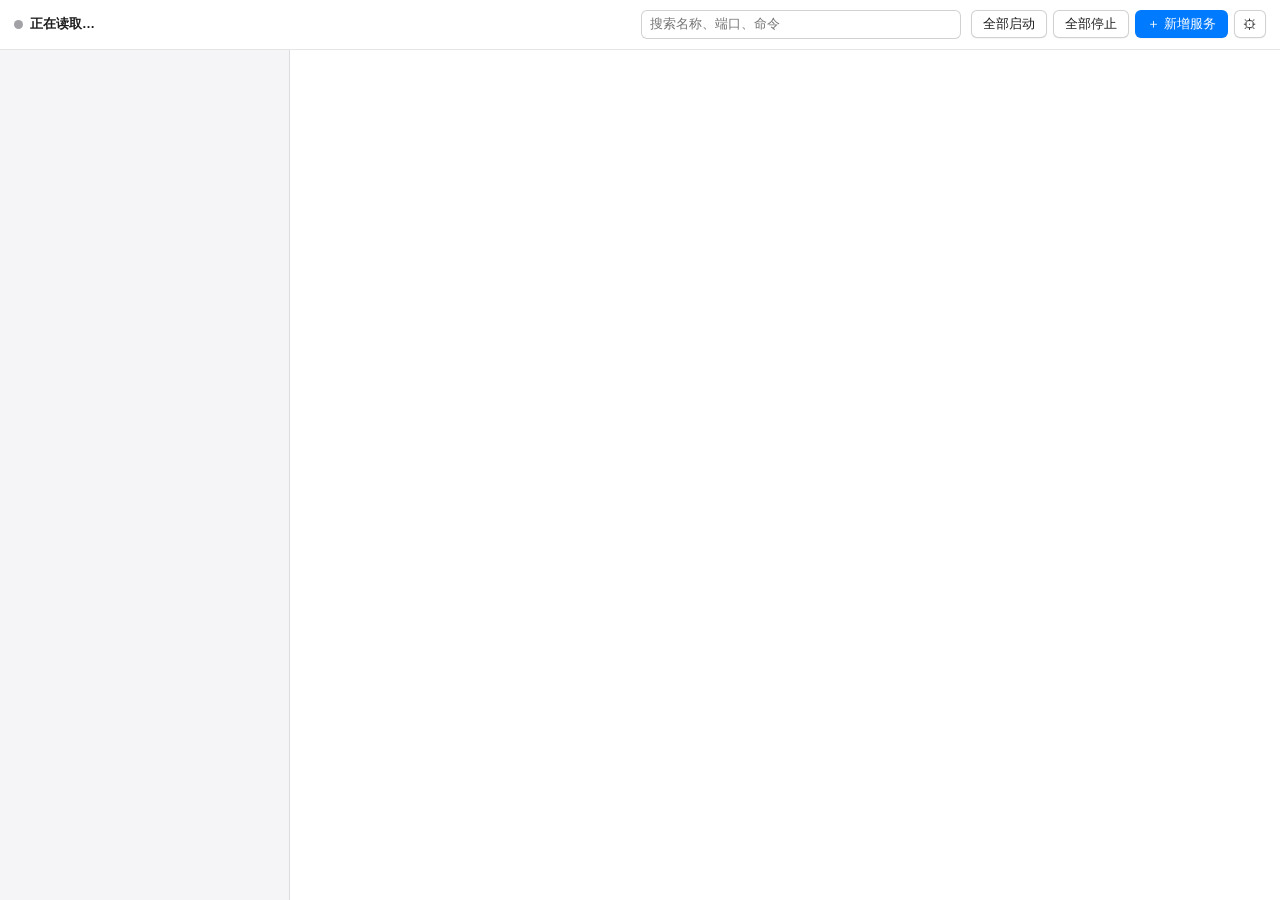
<file: src/servicedeck/app/web/index.html>
<!doctype html>
<html lang="zh-CN">
<head>
<meta charset="utf-8">
<title>ServiceDeck</title>
<link rel="stylesheet" href="app.css">
</head>
<body>
  <header class="topbar">
    <div class="summary" id="summary" title="整体状态">
      <span class="dot" id="summary-dot"></span>
      <span id="summary-text">正在读取…</span>
    </div>
    <input id="search" type="search" placeholder="搜索名称、端口、命令" autocomplete="off" spellcheck="false">
    <div class="top-actions">
      <button id="btn-start-all" title="启动所有跟随「全部启动」的服务">全部启动</button>
      <button id="btn-stop-all" title="停止全部服务和服务管理器">全部停止</button>
      <button id="btn-add" class="primary" title="新增服务（⌘N）">＋ 新增服务</button>
      <button id="btn-settings" class="icon" title="设置">⚙︎</button>
    </div>
  </header>
  <div id="banner" class="banner" hidden></div>
  <main>
    <aside id="list" aria-label="服务列表"></aside>
    <section id="detail" aria-live="polite"></section>
  </main>
  <div id="modal-root"></div>
  <div id="toast" role="status"></div>
  <script src="app.js"></script>
</body>
</html>
</file>
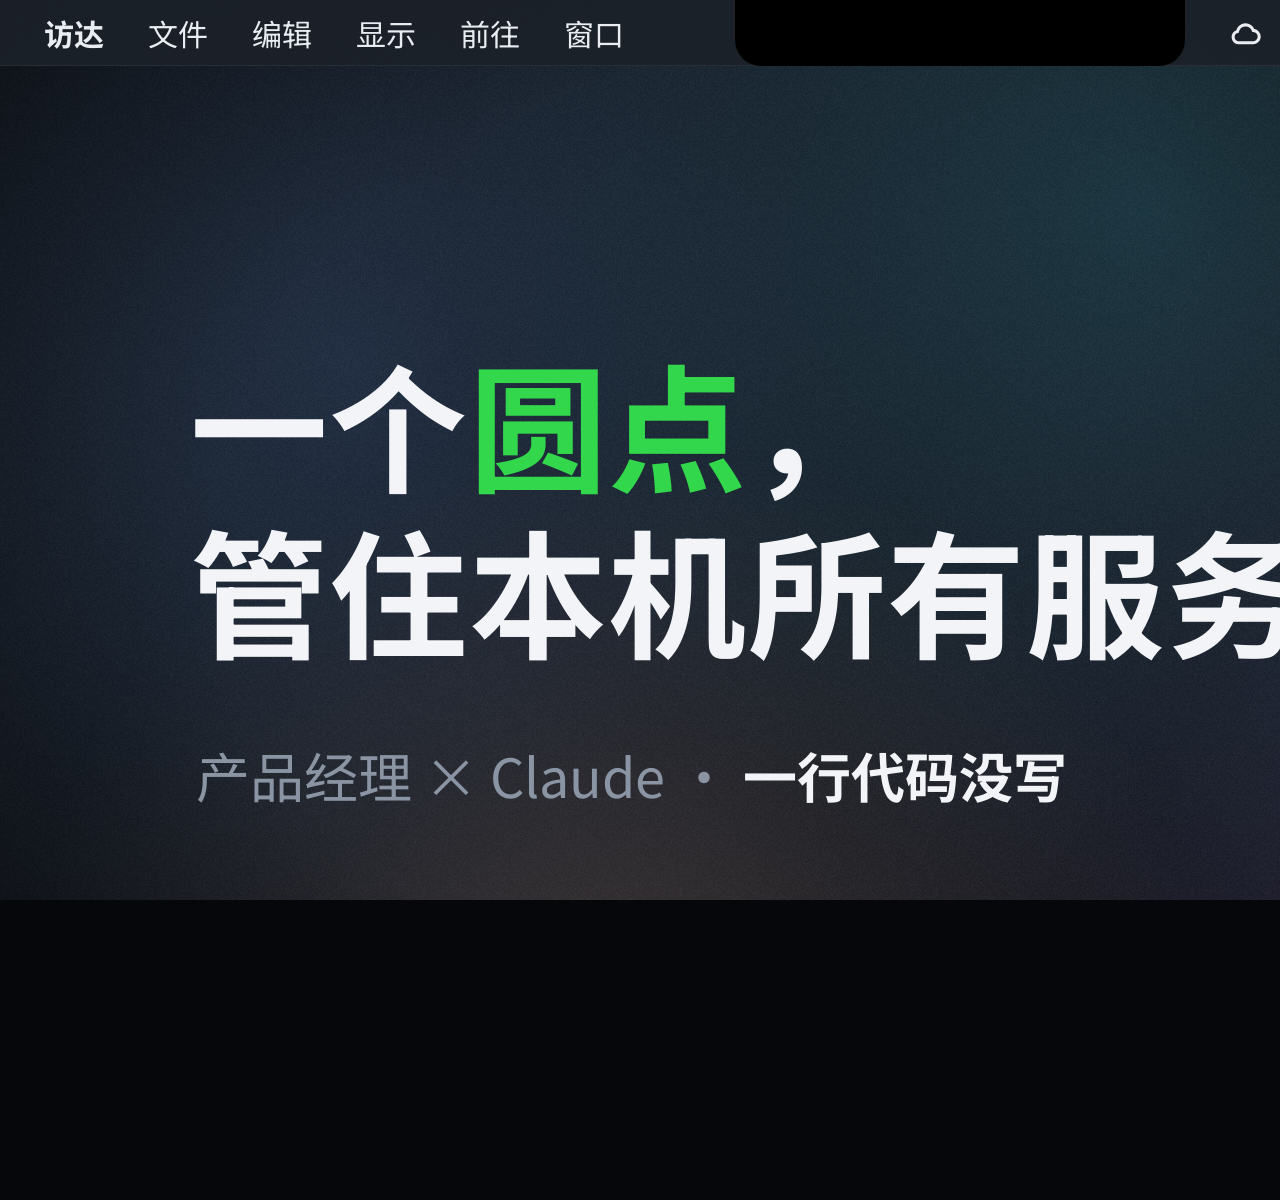
<file: video/cover.html>
<!doctype html>
<html lang="zh-CN">
<head>
<meta charset="utf-8">
<title>ServiceDeck 宣传片封面</title>
<link rel="stylesheet" href="stage.css">
<style>
  /* B 站封面：16:10，1920×1200。缩成小图也要能看清大字 */
  body { background: #05070a; }
  #cover { position: relative; width: 1920px; height: 1200px; overflow: hidden; background: var(--stage); }
  #cover .menubar { height: 66px; font-size: 30px; }
  #cover .mb-left { height: 66px; gap: 44px; left: 44px; }
  #cover .mb-right { height: 66px; right: 40px; gap: 16px; }
  #cover .mb-ico { width: 60px; height: 50px; } #cover .mb-ico svg { width: 33px; height: 33px; }
  #cover .notch { width: 450px; margin-left: -225px; height: 66px; border-radius: 0 0 26px 26px; }
  #cover .sd { height: 50px; font-size: 28px; padding: 0 18px; gap: 13px; background: rgba(255,255,255,.18); border-radius: 12px; }
  #cover .sd .dot { width: 20px; height: 20px; box-shadow: 0 0 26px 8px rgba(50, 215, 75, .55); }
  #cover .clock { font-size: 30px; }
  .c-title { position: absolute; left: 190px; top: 340px; font: 700 138px/1.2 var(--sans); letter-spacing: 0.01em; color: var(--text); }
  .c-title em { font-style: normal; color: var(--green); }
  .c-sub { position: absolute; left: 196px; top: 740px; font: 400 54px/1.3 var(--sans); color: var(--dim); }
  .c-sub b { color: var(--text); font-weight: 700; }
  .c-icon { position: absolute; right: 200px; top: 360px; }
  .c-icon .app-icon::after { box-shadow: 0 0 40px 10px rgba(50, 215, 75, .45); }
  .c-brand { position: absolute; right: 160px; top: 650px; width: 380px; text-align: center; font: 700 64px var(--sans); color: var(--text); }
</style>
</head>
<body>
<div id="cover"></div>
<script src="ui.js"></script>
<script>
  document.fonts.load('700 20px "SD Sans"', '字').then(() => document.fonts.load('400 20px "SD Sans"', '字')).then(() => {
    const cover = document.getElementById('cover');
    cover.style.setProperty('--grain', `url(${grainDataUrl()})`);
    new Backdrop(cover, 'mac').render(20, 1);
    const bar = new MenuBar(cover);
    bar.dot.style.background = COLORS.green;
    el('div', 'c-title', cover, '一个<em>圆点</em>，<br>管住本机所有服务');
    el('div', 'c-sub', cover, '产品经理 × Claude · <b>一行代码没写</b>');
    const ic = el('div', 'c-icon', cover);
    appIcon(ic, 280);
    el('div', 'c-brand', cover, 'ServiceDeck');
    window.coverReady = true;
  });
</script>
</body>
</html>
</file>
<file: src/servicedeck/app/web/app.css>
/* ServiceDeck 控制台窗口样式：跟随系统浅色/深色，尽量接近 macOS 原生观感 */

:root {
  color-scheme: light dark;
  --bg: #ffffff;
  --bg-side: #f5f5f7;
  --bg-hover: rgba(0, 0, 0, 0.045);
  --bg-selected: rgba(0, 122, 255, 0.12);
  --bg-input: #ffffff;
  --bg-code: #f5f5f7;
  --bg-log: #fafafa;
  --text: #1d1d1f;
  --text-2: #6e6e73;
  --text-3: #a1a1a6;
  --border: rgba(0, 0, 0, 0.1);
  --border-strong: rgba(0, 0, 0, 0.18);
  --accent: #007aff;
  --accent-text: #ffffff;
  --green: #28a745;
  --yellow: #e0a200;
  --red: #e5372b;
  --grey: #a1a1a6;
  --red-bg: rgba(229, 55, 43, 0.08);
  --yellow-bg: rgba(224, 162, 0, 0.12);
  --shadow: 0 12px 40px rgba(0, 0, 0, 0.18), 0 0 0 0.5px rgba(0, 0, 0, 0.15);
  --radius: 8px;
  --mono: ui-monospace, "SF Mono", Menlo, monospace;
  --overlay: rgba(0, 0, 0, 0.25);
}

@media (prefers-color-scheme: dark) {
  :root {
    --bg: #1e1e1e;
    --bg-side: #262626;
    --bg-hover: rgba(255, 255, 255, 0.06);
    --bg-selected: rgba(10, 132, 255, 0.25);
    --bg-input: #2b2b2b;
    --bg-code: #2a2a2a;
    --bg-log: #181818;
    --text: #f5f5f7;
    --text-2: #a1a1a6;
    --text-3: #6e6e73;
    --border: rgba(255, 255, 255, 0.1);
    --border-strong: rgba(255, 255, 255, 0.2);
    --accent: #0a84ff;
    --green: #32d74b;
    --yellow: #ffd60a;
    --red: #ff453a;
    --grey: #8e8e93;
    --red-bg: rgba(255, 69, 58, 0.14);
    --yellow-bg: rgba(255, 214, 10, 0.12);
    --shadow: 0 12px 40px rgba(0, 0, 0, 0.55), 0 0 0 0.5px rgba(255, 255, 255, 0.15);
    --overlay: rgba(0, 0, 0, 0.5);
  }
}

* { box-sizing: border-box; }
html, body { height: 100%; }
body {
  margin: 0;
  font: 13px/1.45 -apple-system, BlinkMacSystemFont, "PingFang SC", "Helvetica Neue", sans-serif;
  color: var(--text);
  background: var(--bg);
  display: flex;
  flex-direction: column;
  overflow: hidden;
  -webkit-user-select: none;
  user-select: none;
  cursor: default;
}
input, textarea, select, pre, code, .selectable { -webkit-user-select: text; user-select: text; }
[hidden] { display: none !important; }

/* ---------- 按钮与输入框 ---------- */
button {
  font: inherit;
  color: var(--text);
  background: var(--bg-input);
  border: 0.5px solid var(--border-strong);
  border-radius: 6px;
  padding: 4px 11px;
  line-height: 18px;
  white-space: nowrap;
  box-shadow: 0 0.5px 1px rgba(0, 0, 0, 0.08);
}
button:hover:not(:disabled) { filter: brightness(0.97); }
button:active:not(:disabled) { filter: brightness(0.92); }
button:disabled { opacity: 0.45; }
button.primary { background: var(--accent); color: var(--accent-text); border-color: transparent; }
button.danger { color: var(--red); }
button.danger-fill { background: var(--red); color: #fff; border-color: transparent; }
button.link { background: none; border: none; box-shadow: none; color: var(--accent); padding: 0 2px; }
button.icon { padding: 4px 8px; font-size: 14px; }
button:focus-visible, input:focus-visible, select:focus-visible, textarea:focus-visible {
  outline: 3px solid color-mix(in srgb, var(--accent) 45%, transparent);
  outline-offset: 0;
}

input[type=text], input[type=search], input[type=number], select, textarea {
  font: inherit;
  color: var(--text);
  background: var(--bg-input);
  border: 0.5px solid var(--border-strong);
  border-radius: 6px;
  padding: 4px 8px;
  min-width: 0;
}
textarea { resize: vertical; }
.mono, textarea.mono { font-family: var(--mono); font-size: 12px; }

/* ---------- 顶部栏 ---------- */
.topbar {
  display: flex;
  align-items: center;
  gap: 10px;
  padding: 10px 14px;
  border-bottom: 0.5px solid var(--border);
  background: var(--bg);
}
.summary { display: flex; align-items: center; gap: 7px; font-weight: 600; white-space: nowrap; }
#search { flex: 1; max-width: 320px; margin-left: auto; }
.top-actions { display: flex; gap: 6px; }

.dot {
  width: 9px;
  height: 9px;
  border-radius: 50%;
  flex: none;
  background: var(--grey);
  display: inline-block;
}
.dot.green { background: var(--green); }
.dot.yellow { background: var(--yellow); }
.dot.red { background: var(--red); }
.dot.grey { background: var(--grey); }
.dot.hollow { background: transparent; border: 1.5px solid var(--grey); }
.dot.yellow.pulse { animation: pulse 1.2s ease-in-out infinite; }
@keyframes pulse { 50% { opacity: 0.35; } }
@media (prefers-reduced-motion: reduce) { .dot.yellow.pulse { animation: none; } }

/* ---------- 提示条 ---------- */
.banner {
  display: flex;
  align-items: center;
  gap: 10px;
  padding: 8px 14px;
  border-bottom: 0.5px solid var(--border);
  background: var(--yellow-bg);
}
.banner.error { background: var(--red-bg); }
.banner .grow { flex: 1; }

/* ---------- 主体 ---------- */
main { flex: 1; display: flex; min-height: 0; }
#list {
  width: 290px;
  flex: none;
  overflow-y: auto;
  background: var(--bg-side);
  border-right: 0.5px solid var(--border);
  padding: 6px 0 16px;
}
#detail { flex: 1; overflow-y: auto; padding: 18px 22px 24px; min-width: 0; }

.group-head {
  display: flex;
  align-items: center;
  gap: 6px;
  padding: 8px 12px 4px;
  font-size: 11px;
  font-weight: 600;
  color: var(--text-2);
  letter-spacing: 0.02em;
}
.group-head .caret {
  width: 22px;
  font-size: 22px;  /* 原来约 7px 的小三角放大 3 倍，一眼能看出是折叠按钮 */
  line-height: 1;
  transition: transform 0.12s;
  display: inline-block;
  text-align: center;
  color: var(--text-2);
}
.group-head { cursor: pointer; }
.group-head.collapsed .caret { transform: rotate(-90deg); }
.group-head .count { margin-left: auto; font-weight: 500; font-variant-numeric: tabular-nums; }
.group-head:hover { color: var(--text); }

.row {
  display: flex;
  align-items: center;
  gap: 8px;
  margin: 1px 6px;
  padding: 5px 8px;
  border-radius: 6px;
}
.row:hover { background: var(--bg-hover); }
.row.selected { background: var(--bg-selected); }
.row .name { flex: 1; min-width: 0; overflow: hidden; text-overflow: ellipsis; white-space: nowrap; }
.row .meta { color: var(--text-2); font-size: 12px; font-variant-numeric: tabular-nums; white-space: nowrap; }
.row .meta.red { color: var(--red); }
.tag {
  font-size: 11px;
  padding: 0 6px;
  border-radius: 4px;
  background: var(--bg-hover);
  color: var(--text-2);
  white-space: nowrap;
  line-height: 17px;
}
.tag.warn { background: var(--yellow-bg); color: color-mix(in srgb, var(--yellow) 70%, var(--text)); }
.list-empty { color: var(--text-3); padding: 14px 18px; }

/* ---------- 详情 ---------- */
.detail-head { display: flex; align-items: center; gap: 10px; margin-bottom: 2px; }
.detail-head h2 { margin: 0; font-size: 18px; font-weight: 600; min-width: 0; overflow-wrap: anywhere; }
.pill {
  display: inline-flex;
  align-items: center;
  gap: 5px;
  font-size: 12px;
  padding: 1px 8px 1px 6px;
  border-radius: 10px;
  background: var(--bg-hover);
  white-space: nowrap;
}
.sub { color: var(--text-2); margin: 2px 0 12px; }
.reason {
  background: var(--red-bg);
  color: var(--text);
  border-radius: var(--radius);
  padding: 8px 10px;
  margin: 8px 0 12px;
}
.actions { display: flex; flex-wrap: wrap; gap: 6px; margin: 10px 0 16px; }
.actions .spacer { flex: 1; }

dl.info { display: grid; grid-template-columns: 96px 1fr; gap: 6px 12px; margin: 0 0 18px; }
dl.info dt { color: var(--text-2); }
dl.info dd { margin: 0; min-width: 0; overflow-wrap: anywhere; }
dl.info dd button.link { white-space: normal; text-align: left; overflow-wrap: anywhere; word-break: break-all; }
code.cmd {
  display: block;
  font-family: var(--mono);
  font-size: 12px;
  background: var(--bg-code);
  border-radius: 6px;
  padding: 6px 8px;
  white-space: pre-wrap;
  word-break: break-all;
}

.logs-head { display: flex; align-items: center; gap: 8px; margin-bottom: 6px; font-weight: 600; }
.logs-head .grow { flex: 1; }
pre.logbox {
  margin: 0;
  font-family: var(--mono);
  font-size: 11.5px;
  line-height: 1.5;
  background: var(--bg-log);
  border: 0.5px solid var(--border);
  border-radius: var(--radius);
  padding: 8px 10px;
  height: 220px;
  overflow: auto;
  white-space: pre-wrap;
  word-break: break-all;
}
pre.logbox.tall { height: 460px; }
.muted { color: var(--text-3); }

.empty-state { max-width: 420px; margin: 60px auto; text-align: center; color: var(--text-2); }
.empty-state h2 { color: var(--text); font-size: 17px; margin: 0 0 8px; }
.empty-state p { margin: 0 0 16px; }

/* ---------- 弹窗 ---------- */
.overlay {
  position: fixed;
  inset: 0;
  background: var(--overlay);
  display: flex;
  align-items: flex-start;
  justify-content: center;
  padding: 28px 16px;
  z-index: 10;
}
.dialog {
  background: var(--bg);
  border-radius: 12px;
  box-shadow: var(--shadow);
  width: 100%;
  max-width: 420px;
  max-height: calc(100vh - 56px);
  display: flex;
  flex-direction: column;
}
.dialog.wide { max-width: 680px; }
.dialog-head { padding: 14px 18px 6px; font-weight: 600; font-size: 14px; display: flex; gap: 8px; align-items: baseline; }
.dialog-head .grow { flex: 1; }
.dialog-body { padding: 6px 18px 12px; overflow-y: auto; min-height: 180px; }
.dialog-foot {
  display: flex;
  gap: 8px;
  justify-content: flex-end;
  align-items: center;
  padding: 10px 18px 14px;
  border-top: 0.5px solid var(--border);
}
.dialog-foot .grow { flex: 1; }
.confirm-text { white-space: pre-wrap; margin: 4px 0 8px; }
.affected { margin: 0 0 6px; padding-left: 18px; color: var(--text-2); }

/* 新增服务：选模板 */
.template-grid { display: grid; grid-template-columns: repeat(auto-fill, minmax(190px, 1fr)); gap: 8px; margin: 6px 0; }
.template-card {
  text-align: left;
  padding: 12px;
  border-radius: 10px;
  white-space: normal;
  display: flex;
  flex-direction: column;
  gap: 3px;
}
.template-card b { font-size: 13.5px; }
.template-card span { color: var(--text-2); font-size: 12px; line-height: 1.4; }
.template-card:hover { border-color: var(--accent); }

/* 表单 */
fieldset { border: none; padding: 0; margin: 0 0 14px; }
legend { font-weight: 600; padding: 0; margin: 0 0 8px; font-size: 12px; color: var(--text-2); }
.field { margin-bottom: 10px; }
.field > label { display: block; margin-bottom: 3px; font-weight: 500; }
.field .with-btn { display: flex; gap: 6px; }
.field .with-btn > input { flex: 1; }
.field input[type=text], .field input[type=number], .field select, .field textarea { width: 100%; }
.field .with-btn > input { width: auto; }
.help { color: var(--text-2); font-size: 12px; margin-top: 3px; }
.field .err { color: var(--red); font-size: 12px; margin-top: 3px; }
.field.has-err input, .field.has-err select, .field.has-err textarea { border-color: var(--red); }
.row2 { display: grid; grid-template-columns: 1fr 1fr 110px; gap: 10px; }
.checkline { display: flex; align-items: center; gap: 6px; margin: 4px 0; }
.hints { margin: 4px 0 0; padding-left: 16px; color: var(--text-2); font-size: 12px; }
.note { background: var(--yellow-bg); border-radius: var(--radius); padding: 8px 10px; margin-bottom: 12px; }
.note ul { margin: 0; padding-left: 18px; }
.general-errors { background: var(--red-bg); border-radius: var(--radius); padding: 8px 10px; margin-bottom: 12px; }
details.advanced { border-top: 0.5px solid var(--border); padding-top: 10px; }
details.advanced summary { font-weight: 600; color: var(--text-2); font-size: 12px; margin-bottom: 8px; }
.env-row { display: grid; grid-template-columns: 1fr 1.4fr auto; gap: 6px; margin-bottom: 6px; }
.dep-list { display: flex; flex-wrap: wrap; gap: 4px 14px; }

/* 试运行 */
.trial { border-top: 0.5px solid var(--border); padding: 10px 18px 14px; }
.trial-head { display: flex; align-items: center; gap: 10px; margin-bottom: 6px; }
.trial-head .grow { flex: 1; }
.trial pre.logbox { height: 96px; }
.ok-text { color: var(--green); }
.bad-text { color: var(--red); }

/* 设置 */
.setting-line { display: flex; align-items: center; gap: 10px; padding: 6px 0; }
.setting-line .grow { flex: 1; }
.setting-line .help { color: var(--text-2); font-size: 12px; }
.group-item {
  display: flex;
  align-items: center;
  gap: 8px;
  padding: 5px 8px;
  border: 0.5px solid var(--border);
  border-radius: 6px;
  margin-bottom: 4px;
  background: var(--bg);
}
.group-item .handle { color: var(--text-3); cursor: grab; }
.group-item .grow { flex: 1; }
.group-item.drag-over { border-color: var(--accent); }
.backup-item { display: flex; align-items: center; gap: 10px; padding: 3px 0; }
.backup-item .grow { flex: 1; font-variant-numeric: tabular-nums; }
h3.section { font-size: 12px; color: var(--text-2); margin: 16px 0 8px; }

/* 开关 */
input[type=checkbox].switch {
  appearance: none;
  width: 32px;
  height: 18px;
  border-radius: 9px;
  background: var(--border-strong);
  position: relative;
  transition: background 0.15s;
  flex: none;
}
input[type=checkbox].switch::after {
  content: "";
  position: absolute;
  top: 2px;
  left: 2px;
  width: 14px;
  height: 14px;
  border-radius: 50%;
  background: #fff;
  box-shadow: 0 1px 2px rgba(0, 0, 0, 0.3);
  transition: transform 0.15s;
}
input[type=checkbox].switch:checked { background: var(--green); }
input[type=checkbox].switch:checked::after { transform: translateX(14px); }

/* 提示消息 */
#toast {
  position: fixed;
  left: 50%;
  bottom: 18px;
  transform: translateX(-50%) translateY(20px);
  background: rgba(40, 40, 40, 0.92);
  color: #fff;
  padding: 7px 14px;
  border-radius: 8px;
  opacity: 0;
  transition: opacity 0.18s, transform 0.18s;
  pointer-events: none;
  max-width: 80%;
  z-index: 20;
}
#toast.show { opacity: 1; transform: translateX(-50%) translateY(0); }
#toast.error { background: var(--red); }
</file>
<file: video/stage.css>
/* 宣传片舞台样式（设计文档第 6 节）。禁止 transition / animation：动效全部由脚本按时间 t 设置。 */

@font-face { font-family: "SD Sans"; font-weight: 400; src: url("assets/fonts/sdpromo-sans-regular.woff2") format("woff2"); }
@font-face { font-family: "SD Sans"; font-weight: 700; src: url("assets/fonts/sdpromo-sans-bold.woff2") format("woff2"); }
@font-face { font-family: "SD Mono"; font-weight: 400; src: url("assets/fonts/sdpromo-mono-regular.woff2") format("woff2"); }

:root {
  --stage: #0E1116;
  --panel: #1A1F27;
  --panel-2: #222833;
  --line: #2C333E;
  --text: #F2F4F7;
  --dim: #8A94A3;
  --dim-2: #5E6875;
  --green: #32D74B;
  --yellow: #FFD60A;
  --red: #FF453A;
  --grey: #8E8E93;
  --sans: "SD Sans", "PingFang SC", sans-serif;
  --mono: "SD Mono", Menlo, monospace;
}

* { box-sizing: border-box; }
html, body { margin: 0; height: 100%; background: #05070a; color: var(--text); font-family: var(--sans); overflow: hidden; }

/* 预览模式：舞台按窗口缩放；渲染模式（?render=1）：舞台 1:1 占满 1920×1080 视口 */
#viewport { position: absolute; left: 0; right: 0; top: 0; bottom: 64px; display: grid; place-items: center; }
body.render #viewport { bottom: 0; display: block; }
#stage { position: relative; width: 1920px; height: 1080px; background: var(--stage); overflow: hidden; transform-origin: 0 0; flex: none; }
body.render #controls { display: none; }

.scene { position: absolute; inset: 0; visibility: hidden; }
.backdrop { position: absolute; inset: 0; overflow: hidden; }
.backdrop .blob { position: absolute; border-radius: 50%; }
.backdrop .grain { position: absolute; inset: 0; opacity: 0.045; mix-blend-mode: screen; background-image: var(--grain); }
.backdrop .vignette { position: absolute; inset: 0; background: radial-gradient(ellipse at 50% 45%, rgba(0,0,0,0) 55%, rgba(0,0,0,0.55) 100%); }
.backdrop.grid { background-image: radial-gradient(circle, rgba(170, 180, 195, 0.16) 1.6px, transparent 2px); background-size: 36px 36px; background-position: 18px 18px; }
.cam { position: absolute; inset: 0; transform-origin: 0 0; }
#fade { position: absolute; inset: 0; background: #000; pointer-events: none; opacity: 0; }
#safe { position: absolute; left: 5%; right: 5%; top: 6%; bottom: 13%; border: 2px dashed rgba(255, 214, 10, 0.55); pointer-events: none; display: none; }
#safe::after { content: "B 站播放条与弹幕区"; position: absolute; left: 0; right: 0; top: 100%; height: calc(13% / 0.81 * 1.0); color: rgba(255, 214, 10, 0.7); font: 22px var(--sans); display: grid; place-items: center; }
body.show-safe #safe { display: block; }

/* ---------- 大字 ---------- */
.bigtext { position: absolute; line-height: 1.28; font-weight: 700; letter-spacing: 0.01em; }
.bt-label { font: 400 30px/1 var(--mono); color: var(--dim); letter-spacing: 0.1em; margin-bottom: 26px; }
.bt-ch { display: inline-block; white-space: pre; }
.bigtext.sm { font-weight: 400; }

/* ---------- 终端 ---------- */
.term { position: absolute; background: #151a21; border: 1px solid var(--line); border-radius: 14px; overflow: hidden; box-shadow: 0 30px 80px rgba(0, 0, 0, 0.55); }
.term-bar { height: 40px; background: #1d232c; display: flex; align-items: center; justify-content: center; position: relative; border-bottom: 1px solid var(--line); }
.term-title { color: var(--dim); font: 400 18px var(--sans); }
.lights { position: absolute; left: 16px; top: 13px; display: flex; gap: 9px; }
.lights i { width: 14px; height: 14px; border-radius: 50%; background: #3a414c; display: block; }
.term-body { padding: 16px 20px; font: 400 22px/1.6 var(--mono); color: #d7dde6; white-space: pre-wrap; word-break: break-all; }
.t-prompt { color: var(--green); }
.t-dim { color: var(--dim); }
.t-err { color: var(--red); }
.t-caret { display: inline-block; width: 12px; height: 26px; background: #d7dde6; vertical-align: -4px; margin-left: 2px; }

/* ---------- 菜单栏 ---------- */
.menubar { position: absolute; left: 0; right: 0; top: 0; height: 44px; background: rgba(28, 33, 41, 0.92); color: #e9edf2; font: 400 20px var(--sans); border-bottom: 1px solid rgba(255, 255, 255, 0.06); }
.menubar::before, .menubar::after { content: ""; position: absolute; top: 0; bottom: -1px; width: 2400px; background: inherit; border-bottom: inherit; }
.menubar::before { right: 100%; }
.menubar::after { left: 100%; }
.mb-left { position: absolute; left: 30px; top: 0; height: 44px; display: flex; align-items: center; gap: 30px; }
.mb-left b { font-weight: 700; }
.notch { position: absolute; left: 50%; top: 0; width: 300px; margin-left: -150px; height: 44px; background: #000; border-radius: 0 0 18px 18px; }
.mb-right { position: absolute; right: 26px; top: 0; height: 44px; display: flex; align-items: center; gap: 10px; }
.mb-ico { width: 40px; height: 34px; display: grid; place-items: center; }
.mb-ico svg { width: 22px; height: 22px; stroke: #e9edf2; fill: none; stroke-width: 1.5; }
.sd { display: flex; align-items: center; gap: 9px; height: 34px; padding: 0 12px; border-radius: 8px; font-weight: 700; font-size: 19px; letter-spacing: 0.03em; }
.sd .dot { width: 13px; height: 13px; border-radius: 50%; background: var(--green); display: inline-block; }
.clock { padding: 0 6px 0 12px; font-variant-numeric: tabular-nums; }

/* ---------- App 图标 ---------- */
.app-icon { position: relative; display: grid; place-items: center; color: #fff; font-weight: 700; letter-spacing: 0.02em; background: linear-gradient(0deg, #1a1c24, #3b404c); box-shadow: 0 20px 60px rgba(0, 0, 0, 0.5), inset 0 0 0 1px rgba(255, 255, 255, 0.08); }
.app-icon::after { content: ""; position: absolute; top: 12%; right: 12%; width: 15%; height: 15%; border-radius: 50%; background: var(--green); }

/* ---------- 占位卡（尚未制作的段落） ---------- */
.placeholder { position: absolute; inset: 0; display: grid; place-items: center; color: var(--dim-2); font: 400 40px var(--sans); text-align: center; line-height: 1.6; }

/* ---------- 预览控制条 ---------- */
#controls { position: absolute; left: 0; right: 0; bottom: 0; height: 64px; display: flex; align-items: center; gap: 12px; padding: 0 18px; background: #11151b; border-top: 1px solid #222; font: 14px -apple-system, "PingFang SC", sans-serif; color: #cfd6df; }
#controls button { font: inherit; color: inherit; background: #1d232c; border: 1px solid #2c333e; border-radius: 7px; padding: 6px 12px; cursor: pointer; }
#controls button:hover { background: #262d38; }
#controls .time { font-variant-numeric: tabular-nums; min-width: 120px; }
#scrub { flex: 1; }
#segs { display: flex; gap: 4px; }
#segs button { padding: 5px 8px; font-size: 12px; }
#segs button.cur { background: #0a84ff; border-color: #0a84ff; color: #fff; }
#controls label { display: flex; align-items: center; gap: 5px; white-space: nowrap; }

/* =================== ServiceDeck 界面道具（深色模式，取自 app.css 深色变量，按 1080P 放大） =================== */
.prop { position: absolute; transform-origin: 50% 50%; }
.prop-layer { position: absolute; inset: 0; pointer-events: none; }
.cursor { position: absolute; left: 0; top: 0; width: 33px; height: 45px; z-index: 50; filter: drop-shadow(0 3px 4px rgba(0,0,0,.45)); transform-origin: 3px 3px; }
.cursor svg { width: 100%; height: 100%; }
.ripple { position: absolute; width: 64px; height: 64px; border-radius: 50%; border: 3px solid rgba(255,255,255,.9); background: rgba(10,132,255,.28); z-index: 49; }

.sdw { position: absolute; inset: 0; border-radius: 16px; overflow: hidden; background: #1e1e1e; color: #f5f5f7; font: 400 19px/1.45 var(--sans);
  box-shadow: 0 40px 110px rgba(0,0,0,.6), 0 0 0 1px rgba(255,255,255,.12); display: flex; flex-direction: column; }
.sdw-title { height: 40px; flex: none; display: flex; align-items: center; justify-content: center; position: relative; background: #262626; border-bottom: 1px solid rgba(255,255,255,.08); color: #a1a1a6; font-size: 17px; font-weight: 700; }
.sdw-title .lights { top: 13px; left: 16px; }
.sdw-title .lights i.r { background: #ff5f57; } .sdw-title .lights i.y { background: #febc2e; } .sdw-title .lights i.g { background: #28c840; }
.sdw-body { flex: 1; display: flex; flex-direction: column; min-height: 0; position: relative; }
.sdw .dot, .menu .dot, .legend-row .dot { width: 13px; height: 13px; border-radius: 50%; flex: none; display: inline-block; background: #8e8e93; }
.dot.green { background: #32d74b; } .dot.yellow { background: #ffd60a; } .dot.red { background: #ff453a; } .dot.grey { background: #8e8e93; }
.dot.hollow { background: transparent !important; border: 2px solid #8e8e93; }
.mono { font-family: var(--mono); font-size: 0.9em; }
.muted { color: #6e6e73; }
.btn { display: inline-block; font-weight: 400; background: #2b2b2b; border: 1px solid rgba(255,255,255,.2); border-radius: 8px; padding: 5px 14px; white-space: nowrap; line-height: 24px; }
.btn.pri { background: #0a84ff; border-color: transparent; color: #fff; }
.btn.danger { color: #ff453a; }
.btn.dis { opacity: .45; }
.btn.press, .tpl.press { filter: brightness(.8); transform: scale(.96); }
.w-top { display: flex; align-items: center; gap: 12px; padding: 12px 16px; border-bottom: 1px solid rgba(255,255,255,.1); }
.w-sum { display: flex; align-items: center; gap: 9px; font-weight: 700; white-space: nowrap; }
.w-search { flex: 1; max-width: 250px; margin-left: auto; background: #2b2b2b; border: 1px solid rgba(255,255,255,.18); border-radius: 8px; padding: 4px 10px; color: #6e6e73; white-space: nowrap; overflow: hidden; }
.w-btns { display: flex; gap: 8px; }
.w-banner { display: flex; align-items: center; gap: 12px; padding: 10px 16px; background: rgba(255,214,10,.12); border-bottom: 1px solid rgba(255,255,255,.1); }
.w-banner span { flex: 1; }
.w-main { flex: 1; display: flex; min-height: 0; }
.w-list { width: 340px; flex: none; background: #262626; border-right: 1px solid rgba(255,255,255,.1); padding: 8px 0; overflow: hidden; }
.w-gh { display: flex; align-items: center; gap: 6px; padding: 10px 14px 4px; font-size: 15px; font-weight: 700; color: #a1a1a6; }
.w-gh .tri { width: 22px; text-align: center; font-size: 20px; line-height: 1; }
.w-gh .cnt { margin-left: auto; font-weight: 400; font-variant-numeric: tabular-nums; }
.w-row { display: flex; align-items: center; gap: 10px; margin: 2px 8px; padding: 7px 10px; border-radius: 8px; }
.w-row.sel { background: rgba(10,132,255,.28); }
.w-row.fresh { box-shadow: 0 0 0 2px #0a84ff inset; }
.w-row .nm { flex: 1; min-width: 0; overflow: hidden; text-overflow: ellipsis; white-space: nowrap; }
.w-row .mt { color: #a1a1a6; font-size: 16px; font-variant-numeric: tabular-nums; white-space: nowrap; }
.tag { font-size: 14px; padding: 1px 8px; border-radius: 5px; background: rgba(255,255,255,.06); color: #a1a1a6; white-space: nowrap; }
.tag.warn { background: rgba(255,214,10,.14); color: #ffd60a; }
.w-detail { flex: 1; padding: 18px 22px; min-width: 0; overflow: hidden; }
.w-empty { margin: 120px auto 0; max-width: 380px; text-align: center; color: #a1a1a6; display: flex; flex-direction: column; gap: 8px; }
.w-empty b { color: #f5f5f7; font-size: 21px; }
.w-dh { display: flex; align-items: center; gap: 12px; }
.w-dh h2 { margin: 0; font-size: 25px; font-weight: 700; }
.pill { display: inline-flex; align-items: center; gap: 7px; font-size: 16px; padding: 2px 11px 2px 9px; border-radius: 14px; background: rgba(255,255,255,.07); white-space: nowrap; }
.w-sub { color: #a1a1a6; margin: 3px 0 10px; min-height: 26px; font-variant-numeric: tabular-nums; }
.w-acts { display: flex; gap: 8px; margin-bottom: 16px; }
.w-acts .sp { flex: 1; }
.w-info { display: grid; grid-template-columns: 96px 1fr; gap: 7px 14px; margin: 0 0 14px; }
.w-info dt { color: #a1a1a6; }
.w-info dd { margin: 0; min-width: 0; overflow-wrap: anywhere; }
.w-info dd.sm { font-size: 15px; }
.w-info code, .w-log { font-family: var(--mono); font-size: 15px; }
.w-info code { display: block; background: #2a2a2a; border-radius: 7px; padding: 6px 10px; word-break: break-all; }
.link { color: #0a84ff; }
.w-lh { font-weight: 700; margin-bottom: 6px; }
.w-log { background: #181818; border: 1px solid rgba(255,255,255,.1); border-radius: 9px; padding: 9px 12px; line-height: 1.55; height: 140px; overflow: hidden; display: flex; flex-direction: column; justify-content: flex-end; white-space: pre-wrap; word-break: break-all; color: #cfd6df; }
.w-log.sm { height: 108px; font-size: 14px; }
.w-toast { position: absolute; left: 50%; bottom: 24px; transform: translateX(-50%); background: rgba(58,58,60,.96); color: #fff; padding: 9px 18px; border-radius: 10px; white-space: nowrap; }
.w-overlay { position: absolute; inset: 0; background: rgba(0,0,0,.5); display: flex; align-items: flex-start; justify-content: center; padding: 18px 18px; }
.dlg { background: #1e1e1e; border-radius: 14px; box-shadow: 0 16px 50px rgba(0,0,0,.6), 0 0 0 1px rgba(255,255,255,.16); width: 100%; max-height: 100%; display: flex; flex-direction: column; overflow: hidden; }
.dlg-h { padding: 14px 20px 6px; font-weight: 700; font-size: 20px; }
.dlg-b { padding: 6px 20px 10px; overflow: hidden; flex: 1; min-height: 0; }
.dlg-f { display: flex; gap: 10px; align-items: center; padding: 12px 20px 14px; border-top: 1px solid rgba(255,255,255,.1); }
.dlg-f .grow, .trial-h .grow { flex: 1; }
.tpl-grid { display: grid; grid-template-columns: repeat(3, 1fr); gap: 12px; margin: 6px 0 4px; }
.tpl { background: #2b2b2b; border: 1px solid rgba(255,255,255,.18); border-radius: 12px; padding: 14px; display: flex; flex-direction: column; gap: 4px; }
.tpl b { font-size: 20px; }
.tpl span { color: #a1a1a6; font-size: 15px; line-height: 1.4; }
.tpl.hov { border-color: #0a84ff; box-shadow: 0 0 0 1px #0a84ff inset; }
.legend { font-size: 15px; font-weight: 700; color: #a1a1a6; margin-bottom: 6px; }
.fld { margin-bottom: 9px; }
.fld > label { display: block; margin-bottom: 4px; font-weight: 700; font-size: 17px; }
.inp { background: #2b2b2b; border: 1px solid rgba(255,255,255,.2); border-radius: 8px; padding: 4px 10px; min-height: 34px; display: flex; align-items: center; white-space: nowrap; overflow: hidden; }
.inp.ph { color: #6e6e73; }
.inp.area { white-space: pre-wrap; word-break: break-all; align-items: flex-start; min-height: 58px; font-size: 15px; }
.inp.focus { box-shadow: 0 0 0 3px rgba(10,132,255,.5); }
.inp.flash { background: rgba(10,132,255,.22); border-color: #0a84ff; }
.caret { display: inline-block; width: 2px; height: 22px; background: #0a84ff; margin-left: 2px; }
.help { color: #a1a1a6; font-size: 14px; margin-top: 3px; }
.wb { display: flex; gap: 8px; }
.wb .inp { flex: 1; }
.row3 { display: grid; grid-template-columns: 1fr 1fr 110px; gap: 12px; }
.note { background: rgba(255,214,10,.12); border-radius: 9px; padding: 9px 12px; margin-bottom: 12px; font-size: 16px; line-height: 1.6; }
.trial { border-top: 1px solid rgba(255,255,255,.1); padding: 10px 20px 12px; }
.trial-h { display: flex; align-items: center; gap: 12px; margin-bottom: 7px; font-size: 17px; }
.ok-text { color: #32d74b; }

/* 菜单栏下拉菜单（深色） */
.menu { position: absolute; min-width: 330px; padding: 6px; border-radius: 12px; background: rgba(38, 38, 40, 0.97); box-shadow: 0 20px 60px rgba(0,0,0,.6), 0 0 0 1px rgba(255,255,255,.14); color: #f5f5f7; font: 400 19px var(--sans); z-index: 20; }
.mi { display: flex; align-items: center; gap: 9px; height: 32px; padding: 0 12px; border-radius: 7px; white-space: nowrap; }
.mi.dis { color: #6e6e73; }
.mi.head { color: #a1a1a6; font-size: 16px; font-weight: 700; }
.mi.hl { background: #0a84ff; color: #fff; }
.mi .ex { color: #a1a1a6; margin-left: 6px; font-variant-numeric: tabular-nums; }
.mi.hl .ex { color: rgba(255,255,255,.85); }
.mi .ar { margin-left: auto; opacity: .6; padding-left: 16px; }
.msep { height: 1px; background: rgba(255,255,255,.1); margin: 5px 10px; }

/* "看得清"段的颜色说明 */
.legend-box { position: absolute; display: flex; flex-direction: column; gap: 20px; }
.legend-row { display: flex; align-items: center; gap: 22px; font: 700 40px/1.2 var(--sans); color: var(--text); }
.legend-row .dot { width: 30px; height: 30px; }

/* "放得下心"段的结构示意 */
.arch-node { position: absolute; border: 2px solid rgba(255,255,255,.22); border-radius: 18px; background: rgba(26,31,39,.92); padding: 18px 26px; color: var(--text); }
.arch-node b { display: block; font-size: 32px; }
.arch-node span { color: var(--dim); font-size: 22px; }
.arch-node.off { border-style: dashed; }
.arch-svc { position: absolute; width: 196px; height: 78px; border: 2px solid rgba(255,255,255,.18); border-radius: 14px; background: rgba(26,31,39,.92); padding: 12px 14px; }
.arch-svc b { display: flex; align-items: center; gap: 10px; font-size: 21px; white-space: nowrap; overflow: hidden; }
.arch-svc span { color: var(--dim); font-size: 17px; }
.arch-svc .dot { width: 15px; height: 15px; border-radius: 50%; background: var(--green); flex: none; }
.arch-lines { position: absolute; inset: 0; width: 1920px; height: 1080px; }
.arch-lines path { fill: none; stroke: rgba(255,255,255,.28); stroke-width: 2.5; }
.arch-lines path.cut { stroke-dasharray: 8 10; }
.arch-lines text { fill: var(--dim); font: 400 20px var(--sans); }


/* =================== 第三幕 =================== */
.mcard { position: absolute; border-radius: 16px; box-shadow: 0 30px 80px rgba(0,0,0,.55); overflow: hidden; }
.mcard.chat { background: transparent; box-shadow: none; overflow: visible; display: flex; justify-content: flex-end; }
.bubble { background: #0a84ff; color: #fff; font: 400 30px/1.5 var(--sans); padding: 18px 26px; border-radius: 26px 26px 6px 26px; box-shadow: 0 24px 60px rgba(0,0,0,.45); }
.mcard.doc { background: #f5f5f7; color: #1d1d1f; padding: 26px 30px; font: 400 20px/1.5 var(--sans); }
.doc-t { font-size: 34px; font-weight: 700; margin-bottom: 16px; }
.mcard.doc table { border-collapse: collapse; width: 100%; }
.mcard.doc td { border-top: 1px solid #d2d2d7; padding: 8px 10px 8px 0; vertical-align: top; }
.mcard.doc td:first-child { color: #6e6e73; font-family: var(--mono); width: 56px; }
.mcard.doc td:nth-child(2) { font-weight: 700; width: 170px; }
.mcard.mterm { background: #151a21; border: 1px solid var(--line); padding: 22px 26px; font: 400 21px/1.65 var(--mono); color: #cfd6df; }
.gl-t { color: var(--dim); margin-bottom: 8px; }
.gl span { color: var(--yellow); margin-right: 12px; font-size: 16px; }
.pytest { font-size: 26px; line-height: 1.8; }
.pytest .ok { color: var(--green); }

.numline { position: absolute; left: 0; right: 0; display: flex; flex-direction: column; align-items: center; gap: 20px; text-align: center; }
.nbig { font: 700 132px/1.1 var(--sans); letter-spacing: 0.01em; }
.nbig b { font-family: var(--mono); font-weight: 400; font-variant-numeric: tabular-nums; }
.nbig .x { color: var(--dim); font-weight: 400; margin: 0 0.15em; }
.nsm { font: 400 50px/1.3 var(--sans); color: var(--dim); }
.nsm b { font: 700 1.3em var(--mono); color: var(--text); }

.editor { position: absolute; background: #16191f; border-radius: 18px; border: 1px solid rgba(255,255,255,.12); box-shadow: 0 40px 120px rgba(0,0,0,.6); overflow: hidden; transform-origin: 50% 50%; }
.editor-bar { height: 46px; display: flex; align-items: center; justify-content: center; position: relative; background: #1f242c; border-bottom: 1px solid var(--line); color: var(--dim); font: 400 19px var(--sans); }
.editor-bar .lights { top: 16px; left: 18px; }
.editor-preview { position: absolute; left: 30px; top: 76px; width: 806px; height: 453px; background: var(--stage); border-radius: 10px; border: 1px solid var(--line); }
.editor-code { position: absolute; left: 870px; top: 70px; right: 30px; margin: 0; font: 400 19px/1.6 var(--mono); color: #cfd6df; white-space: pre; overflow: hidden; }
.editor-code .c { color: #6a7585; } .editor-code .k { color: #ff7ab2; } .editor-code .s { color: #fc6a5d; } .editor-code .n { color: #d9c97c; }
.reveal-frame { position: absolute; left: 0; top: 0; width: 1920px; height: 1080px; }

.endcard { position: absolute; inset: 0; display: flex; flex-direction: column; align-items: center; justify-content: center; padding-bottom: 60px; }
.end-name { font: 700 120px/1.1 var(--sans); margin-top: 40px; }
.end-sub { font: 400 46px/1.3 var(--sans); color: var(--dim); margin-top: 16px; }
.end-gh { display: flex; align-items: center; gap: 16px; margin-top: 44px; font: 400 40px var(--sans); }
.end-gh svg { width: 46px; height: 46px; color: var(--text); }
</file>
